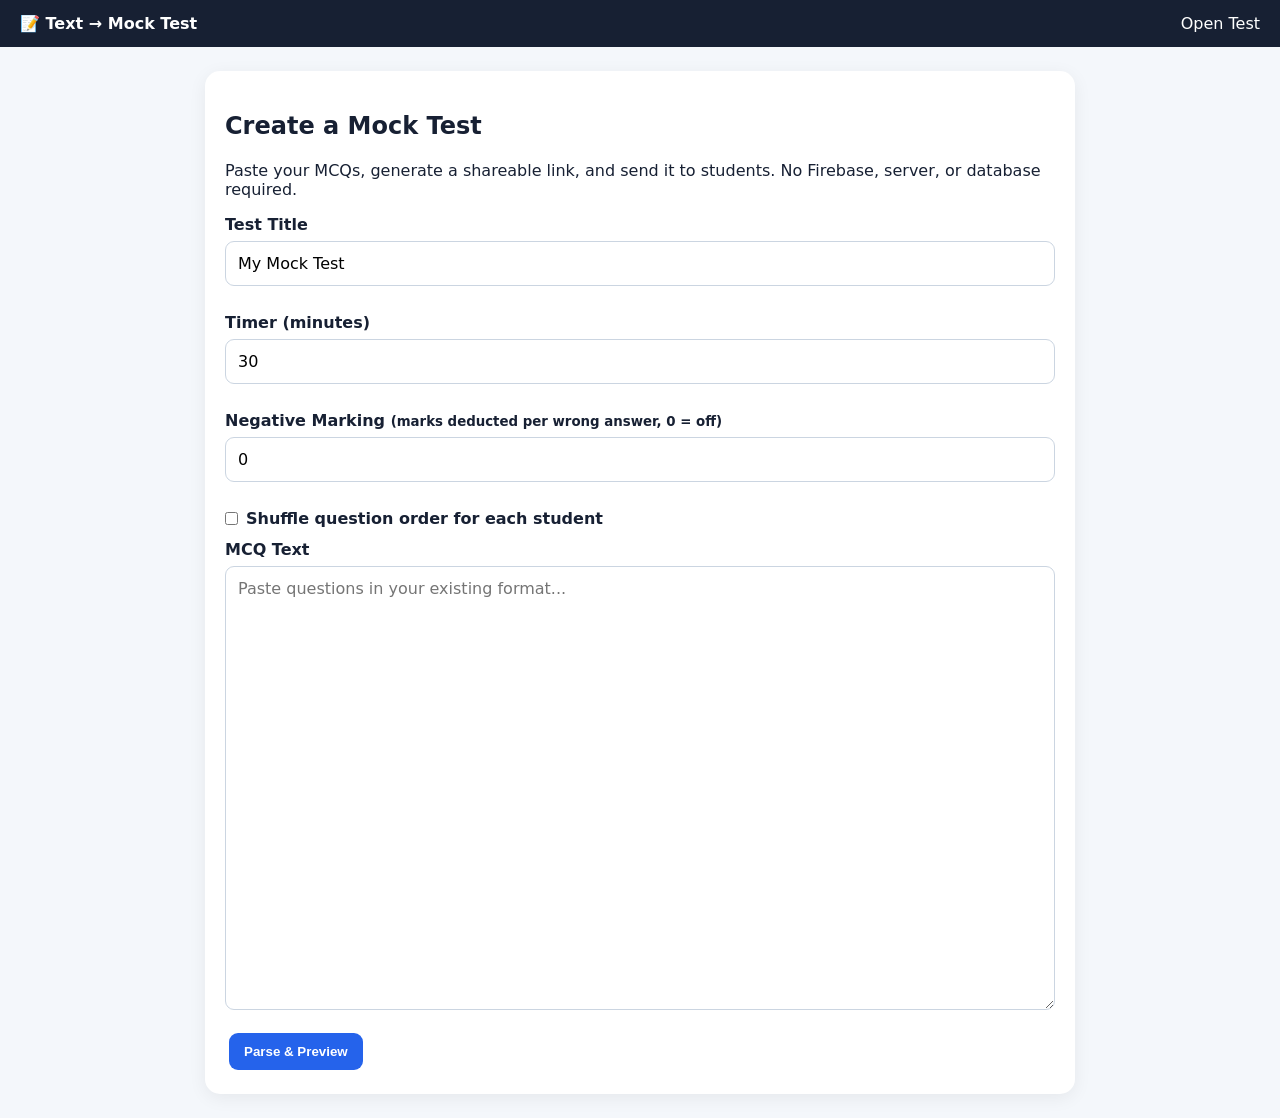
<file: index.html>
<!doctype html><html lang="en"><head><meta charset="utf-8"><meta name="viewport" content="width=device-width,initial-scale=1"><meta name="theme-color" content="#172033"><title>Text to Mock Test</title><link rel="stylesheet" href="css/style.css"></head><body><header><a href="index.html" class="brand">📝 Text → Mock Test</a><a href="test.html">Open Test</a></header><main class="container"><section class="hero card"><h1>Create a Mock Test</h1><p>Paste your MCQs, generate a shareable link, and send it to students. No Firebase, server, or database required.</p><label>Test Title</label><input id="title" value="My Mock Test"><label>Timer (minutes)</label><input id="minutes" type="number" min="1" value="30"><label>Negative Marking <small>(marks deducted per wrong answer, 0 = off)</small></label><input id="negMark" type="number" min="0" step="0.25" value="0"><label class="checkRow"><input id="shuffle" type="checkbox"> Shuffle question order for each student</label><label>MCQ Text</label><textarea id="source" rows="22" placeholder="Paste questions in your existing format..."></textarea><div class="actions"><button id="previewBtn">Parse & Preview</button><button id="linkBtn" class="success hidden">Generate Shareable Link</button></div><div id="msg"></div></section><section id="preview"></section></main><script type="module" src="js/create.js"></script></body></html>
</file>
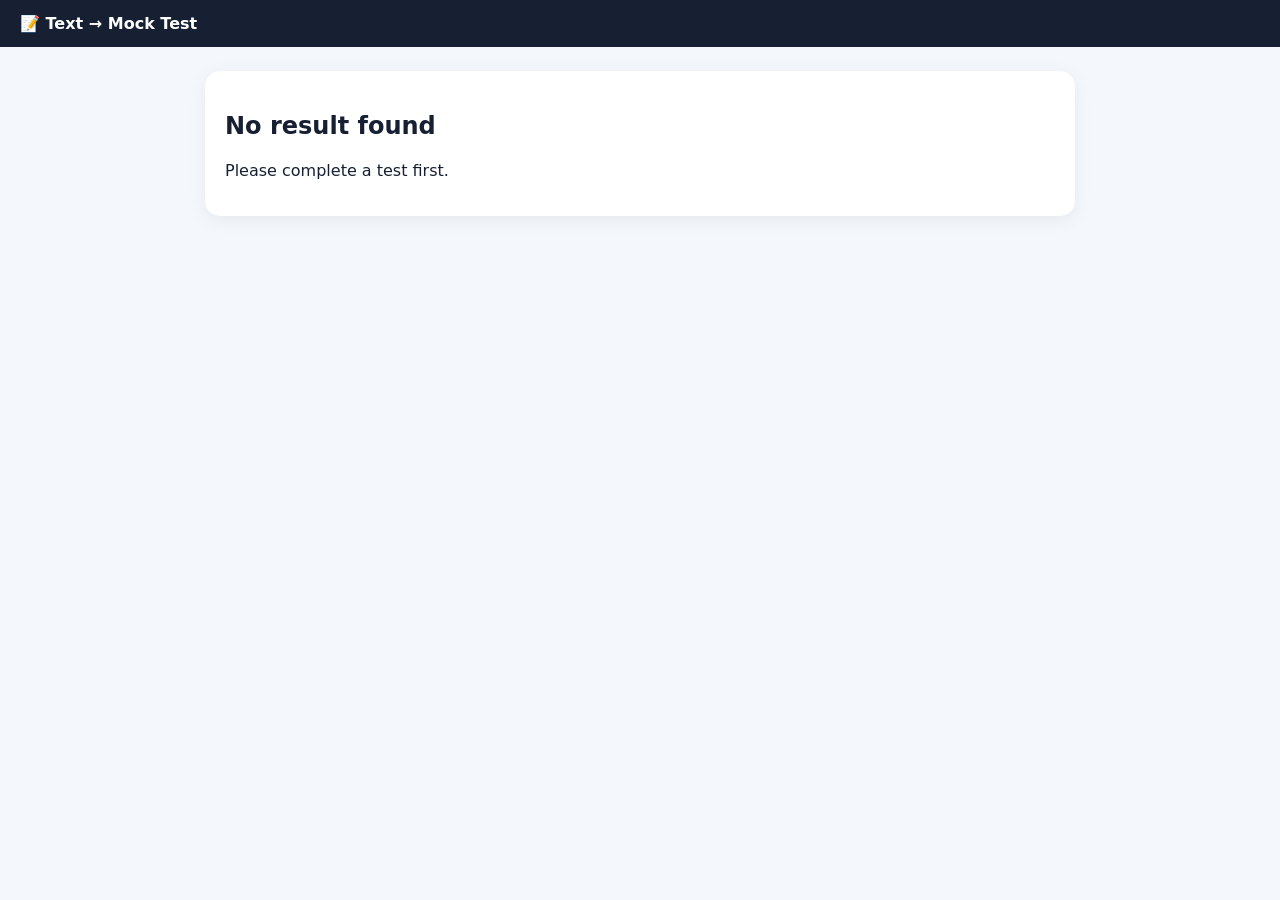
<file: result.html>
<!doctype html><html lang="en"><head><meta charset="utf-8"><meta name="viewport" content="width=device-width,initial-scale=1"><title>Test Result</title><link rel="stylesheet" href="css/style.css"></head><body><header><a href="index.html" class="brand">📝 Text → Mock Test</a></header><main class="container"><section id="result" class="card"></section><section id="review"></section></main><script type="module" src="js/result.js"></script></body></html>
</file>
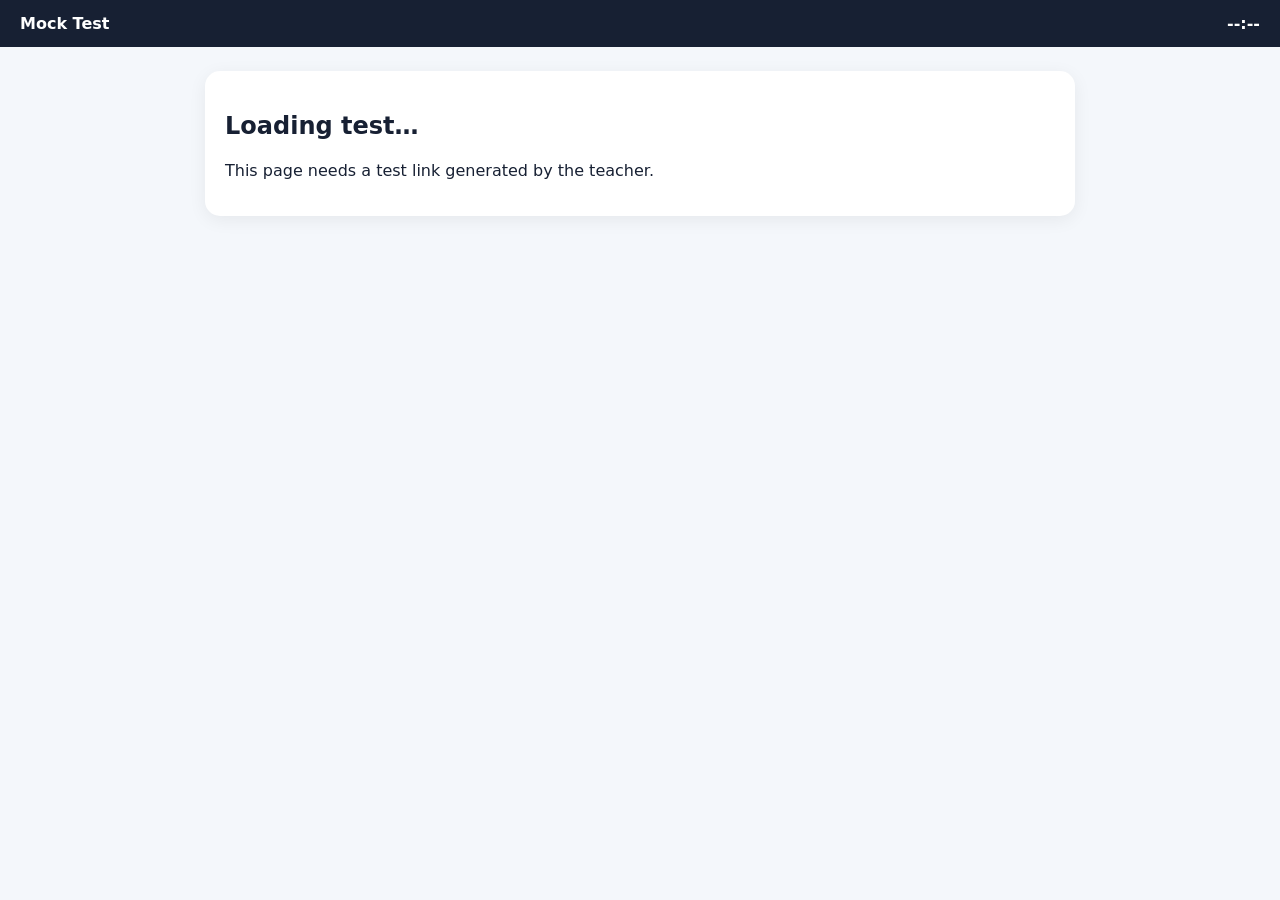
<file: test.html>
<!doctype html><html lang="en"><head><meta charset="utf-8"><meta name="viewport" content="width=device-width,initial-scale=1"><title>Mock Test</title><link rel="stylesheet" href="css/style.css"></head><body><header><span id="testTitle" class="brand">Mock Test</span><strong id="timer">--:--</strong></header><main class="container"><section id="loading" class="card"><h2>Loading test…</h2><p id="loadMsg"></p></section><section id="start" class="card hidden"><h1 id="startTitle"></h1><p id="testInfo"></p><div id="resumeBanner" class="resumeBanner hidden"><b>You have an unfinished attempt.</b><p id="resumeInfo"></p><div class="actions"><button id="resumeBtn" class="success">Resume Attempt</button><button id="freshBtn">Start Fresh</button></div></div><label>Student Name</label><input id="studentName" placeholder="Enter your name"><label>Roll No. <small>(optional)</small></label><input id="rollNo" placeholder="Enter roll number"><button id="startBtn">Start Test</button></section><section id="exam" class="hidden"><div class="progressRow"><b id="progress"></b><span id="answeredCount"></span></div><section id="question" class="card"></section><div class="nav"><button id="prevBtn">Previous</button><button id="nextBtn">Next</button><button id="markBtn" class="markBtn">🚩 Mark for Review</button><button id="submitBtn" class="dangerBtn">Submit Test</button></div><div id="numbers"></div></section></main><script type="module" src="js/test.js"></script></body></html>
</file>
<file: css/style.css>
*{box-sizing:border-box}body{margin:0;background:#f4f7fb;color:#172033;font-family:system-ui,-apple-system,BlinkMacSystemFont,"Segoe UI",sans-serif}header{background:#172033;color:#fff;padding:14px 20px;display:flex;justify-content:space-between;align-items:center;gap:15px;position:sticky;top:0;z-index:5}header a{color:#fff;text-decoration:none}.brand{font-weight:800}.container{max-width:900px;margin:24px auto;padding:0 15px}.card{background:#fff;border-radius:15px;padding:20px;margin-bottom:18px;box-shadow:0 4px 18px #00000010}h1,h2,h3{line-height:1.25}label{font-weight:700;display:block;margin-top:12px}input,textarea{width:100%;padding:12px;margin:7px 0 15px;border:1px solid #cbd5e1;border-radius:9px;font:inherit}button{border:0;border-radius:9px;padding:11px 15px;background:#2563eb;color:#fff;font-weight:700;cursor:pointer;margin:4px}button:disabled{opacity:.45;cursor:not-allowed}.actions{display:flex;gap:8px;flex-wrap:wrap}.success{background:#15803d}.successBtn{background:#15803d}.dangerBtn{background:#dc2626}.hidden{display:none}.error{color:#b91c1c}.successText{color:#15803d}.previewOption{padding:8px 10px;background:#f8fafc;border-radius:7px;margin:6px 0}.answerLine{color:#166534}.shareBox{background:#eff6ff;border:1px solid #bfdbfe;padding:15px;border-radius:10px}.shareBox small{display:block;margin-top:10px;color:#475569}.progressRow{display:flex;justify-content:space-between;margin-bottom:10px}.option{display:block;width:100%;text-align:left;background:#f8fafc;color:#172033;border:1px solid #d5dbe5;margin:10px 0}.option.selected{border:2px solid #2563eb;background:#eaf1ff}.nav{text-align:center;margin:12px 0}.qnum{background:#fff;color:#172033;border:1px solid #cbd5e1;min-width:42px}.qnum.answered{border:2px solid #16a34a}.qnum.current{background:#2563eb;color:#fff}.urgent{color:#fecaca}.score{text-align:center;font-size:54px;font-weight:900;margin:22px 0}.score small{display:block;font-size:22px}.resultHeader{text-align:center}.trophy{font-size:48px}.stats{display:grid;grid-template-columns:repeat(4,1fr);gap:10px}.stats div{background:#f8fafc;border-radius:10px;padding:14px;text-align:center}.stats b,.stats span{display:block}.stats b{font-size:24px}.review.right{border-left:5px solid #16a34a}.review.wrong{border-left:5px solid #dc2626}.checkRow{display:flex;align-items:center;gap:8px;font-weight:700}.checkRow input{width:auto;margin:0}.qnum.marked{border:2px dashed #d97706}.qnum.marked.answered{border-style:solid;box-shadow:inset 0 0 0 2px #d97706}.markBtn{background:#fff;color:#d97706;border:1px solid #d97706}.markBtn.active{background:#d97706;color:#fff}.resumeBanner{background:#fef9c3;border:1px solid #fde047;padding:15px;border-radius:10px;margin-bottom:15px}.resumeBanner .actions{margin-top:10px}.filterRow{display:flex;gap:6px;flex-wrap:wrap;margin:10px 0}.filterBtn{background:#fff;color:#172033;border:1px solid #cbd5e1;padding:8px 12px;font-weight:600}.filterBtn.active{background:#172033;color:#fff}@media(max-width:600px){.stats{grid-template-columns:repeat(2,1fr)}header{padding:12px 14px}.container{margin:15px auto}.card{padding:16px}}@media print{header,.actions,.filterRow{display:none!important}body{background:#fff}.card{box-shadow:none}.review{break-inside:avoid}}
</file>
